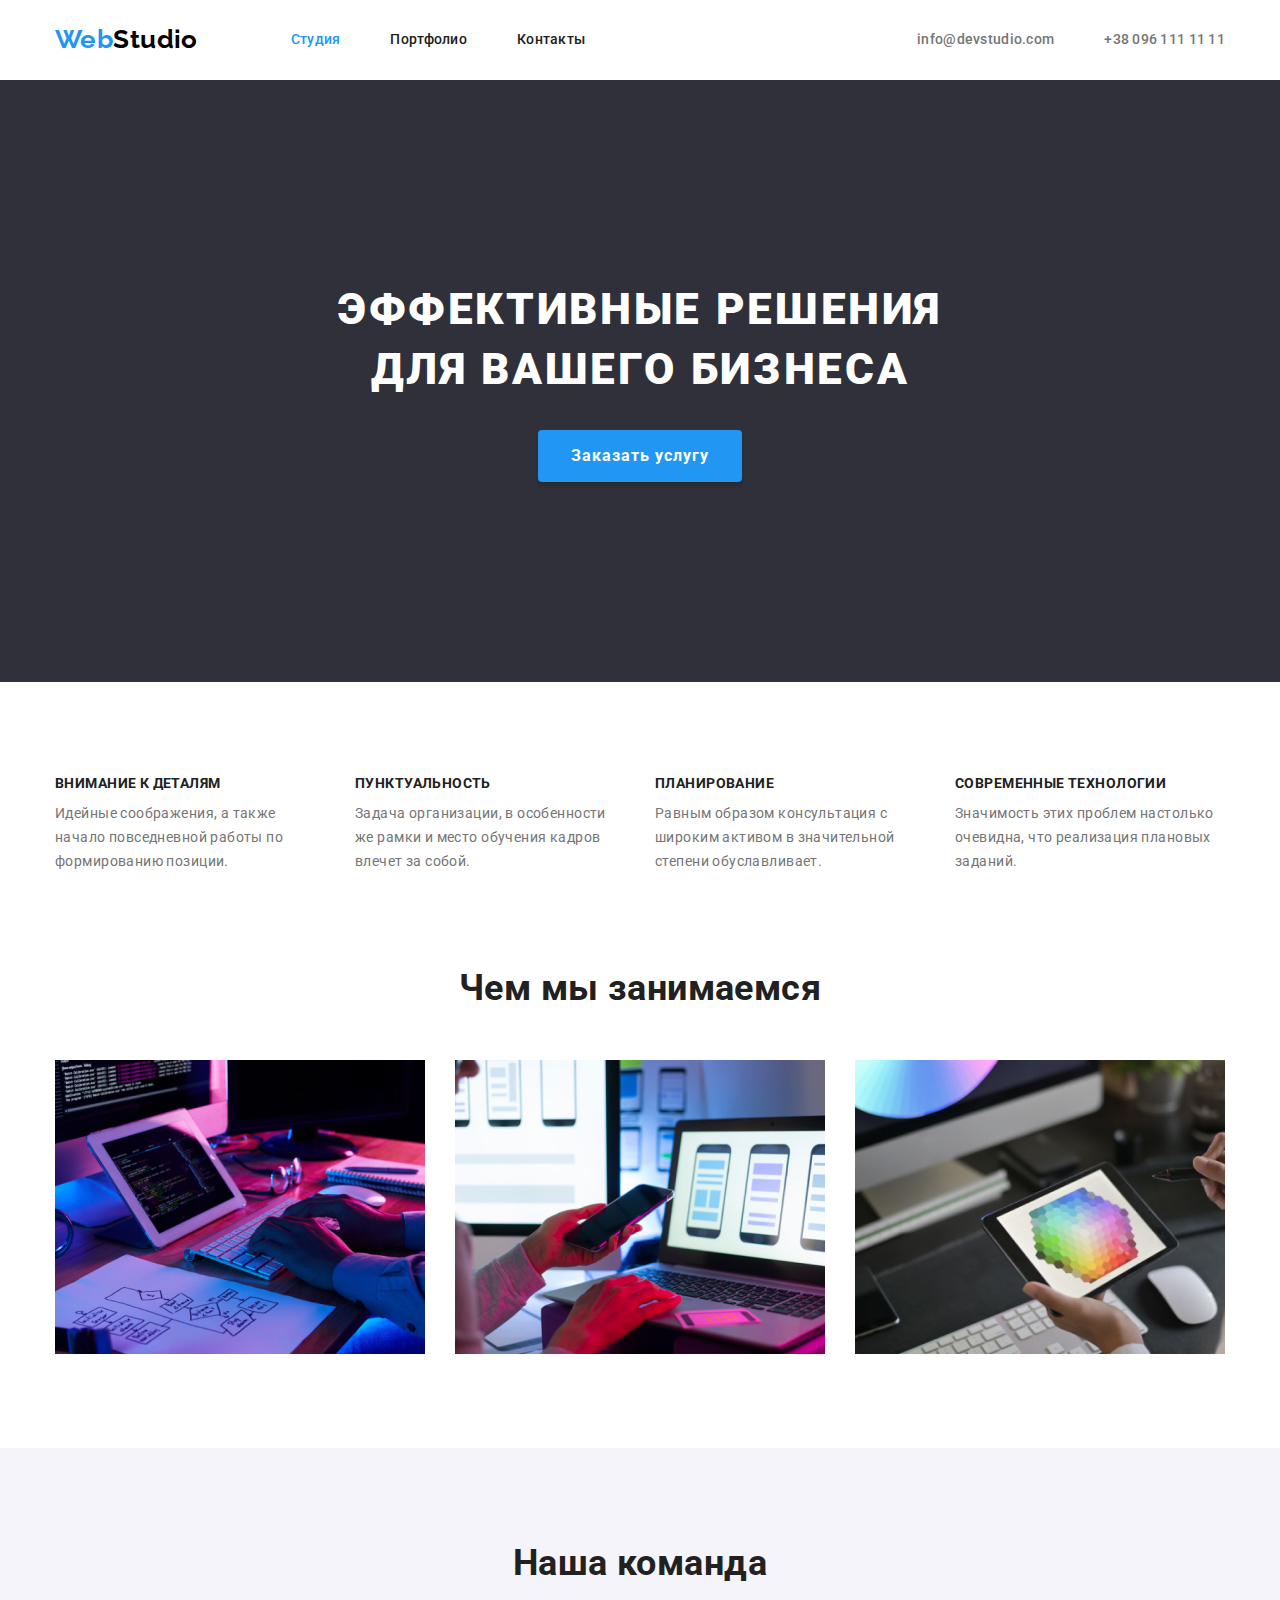
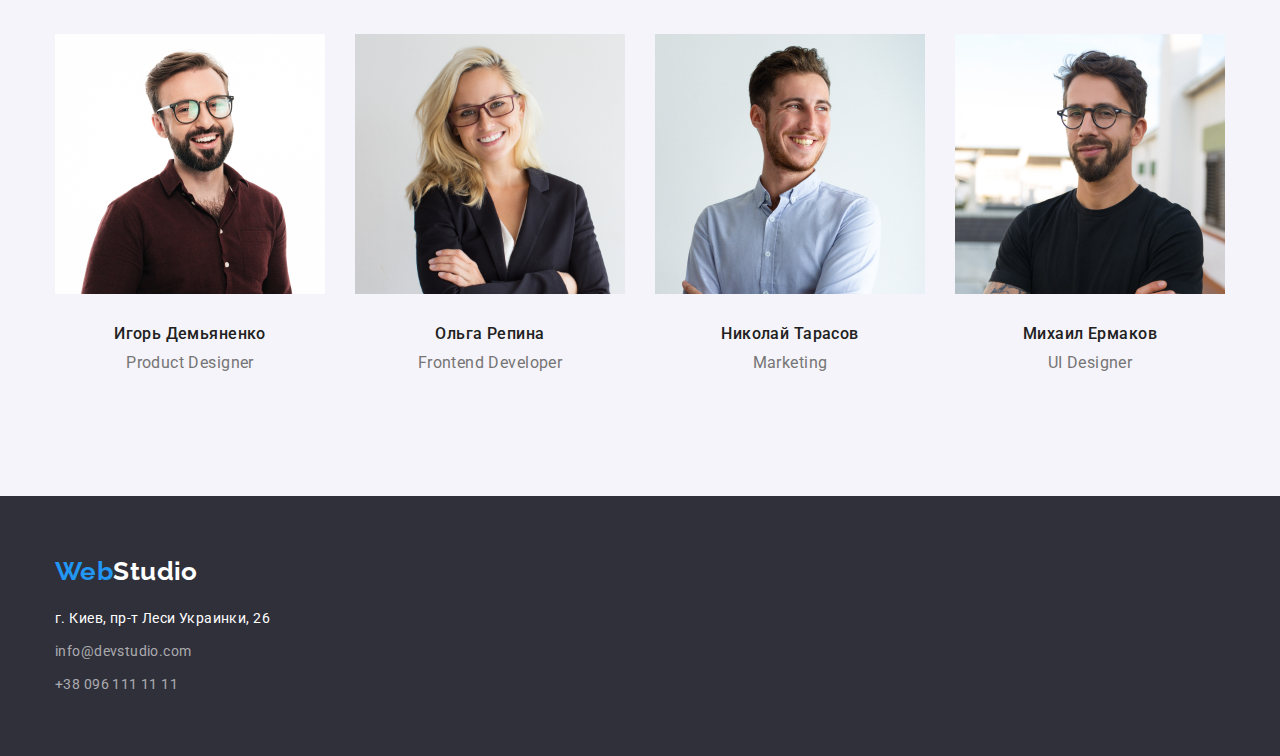
<file: index.html>
<!DOCTYPE html>
<html lang="ru">

<head>
  <meta charset="UTF-8">
  <meta name="viewport" content="width=device-width, initial-scale=1.0">
  <title>Document</title>
  <link rel="stylesheet" href="https://cdnjs.cloudflare.com/ajax/libs/modern-normalize/1.0.0/modern-normalize.min.css">
  <link rel="preconnect" href="https://fonts.gstatic.com">
  <link href="https://fonts.googleapis.com/css2?family=Raleway:wght@700&family=Roboto:wght@400;500;700;900&display=swap"
    rel="stylesheet">
  <link rel="stylesheet" href="./css/styles.css">
</head>

<body>
  <!--Верхняя линия-->
  <header class="page-header">
    <div class="container main-nav">
      <nav class="menu-nav">
        <a href="./index.html" lang="en" class="logo"> Web<span class="header-studio">Studio</span>
        </a>

        <ul class="menu-nav list">
          <li class="item"><a href="" class="link current">Студия</a></li>
          <li class="item"><a href="./portfolio.html" class="link">Портфолио</a></li>
          <li class="item"><a href="" class="link">Контакты</a></li>
        </ul>
      </nav>
      <ul class="contacts-nav list">
        <li class="item"><a href="" class="link email" lang="en">info@devstudio.com</a></li>
        <li class="item"><a href="" class="link phone">+38 096 111 11 11</a></li>
      </ul>
    </div>
  </header>

  <main>

    <!--Шапка-->
    <section class="heading">
      <div class="container">
        <div class="heading-description">
          <h1 class="heading-title">Эффективные решения для вашего бизнеса</h1>
          <button type="button" class="button primary">Заказать услугу</button>
        </div>
      </div>
    </section>

    <!--Особенности-->
    <section class="section">
      <div class="container">
        <h2 class="section-title centered visually-hidden">Особенности</h2>
        <ul class="feature-list list">
          <li class="item">
            <h3 class="title">Внимание к деталям</h3>
            <p class="feature-text">Идейные соображения, а также начало повседневной работы по формированию позиции.
            </p>
          </li>
          <li class="item">
            <h3 class="title">Пунктуальность</h3>
            <p class="feature-text">Задача организации, в особенности же рамки и место обучения кадров влечет за собой.
            </p>
          </li>
          <li class="item">
            <h3 class="title">Планирование</h3>
            <p class="feature-text">Равным образом консультация с широким активом в значительной степени обуславливает.
            </p>
          </li>
          <li class="item">
            <h3 class="title">Современные технологии</h3>
            <p class="feature-text">Значимость этих проблем настолько очевидна, что реализация плановых заданий.
            </p>
          </li>
        </ul>
      </div>
    </section>

    <!--Чем мы занимаемся-->
    <section class="section no-padding">
      <div class="container">
        <h2 class="section-title centered">Чем мы занимаемся</h2>
        <ul class="work-list list">
          <li class="item"> <img src="images/box-1.jpg" alt="Процесс программирования" width="370" /></li>
          <li class="item"> <img src="images/box-2.jpg" alt="Мобильные устройства " width="370" /></li>
          <li class="item"> <img src="images/box-3.jpg" alt="Цветовые палитры" width="370" /></li>
        </ul>
      </div>
    </section>

    <!--Наша команда-->
    <section class="section">
      <div class="container">
        <h2 class="section-title centered">Наша команда</h2>
        <ul class="team-list list">
          <li class="item"> <img src="images/teamcard-1.jpg" alt="Улыбающийся мужчина в очках с бородой " width="270">
            <div class="team-list-text">
              <h3 class="title">Игорь Демьяненко</h3>
              <p lang="en" class="text"> Product Designer</p>
            </div>
          </li>
          <li class="item"><img src="images/teamcard-2.jpg" alt="Улыбающийся женщина  в очках " width="270">
            <div class="team-list-text">
              <h3 class="title">Ольга Репина</h3>
              <p lang="en" class="text">Frontend Developer</p>
            </div>
          </li>
          <li class="item"> <img src="images/teamcard-3.jpg" alt="Улыбающийся мужчина " width="270">
            <div class="team-list-text">
              <h3 class="title">Николай Тарасов</h3>
              <p lang="en" class="text">Marketing</p>
            </div>
          </li>
          <li class="item"> <img src="images/teamcard-4.jpg" alt="Мужчина в очках с бородой " width="270">
            <div class="team-list-text">
              <h3 class="title">Михаил Ермаков</h3>
              <p lang="en" class="text">UI Designer</p>
            </div>
          </li>
        </ul>
      </div>
    </section>

  </main>

  <!--Подвал-->
  <footer class="footer">
    <div class="container">
      <a href="./index.html" lang="en" class="logo logo-footer">Web<span class="footer-studio">Studio</span> </a>

      <address class="address">г. Киев, пр-т Леси Украинки, 26</address>

      <ul class="contacts list">
        <li><a href="" class="contacts email" lang="en">info@devstudio.com </a></li>
        <li><a href="" class="contacts phone">+38 096 111 11 11</a></li>
      </ul>
    </div>

  </footer>
</body>

</html>
</file>
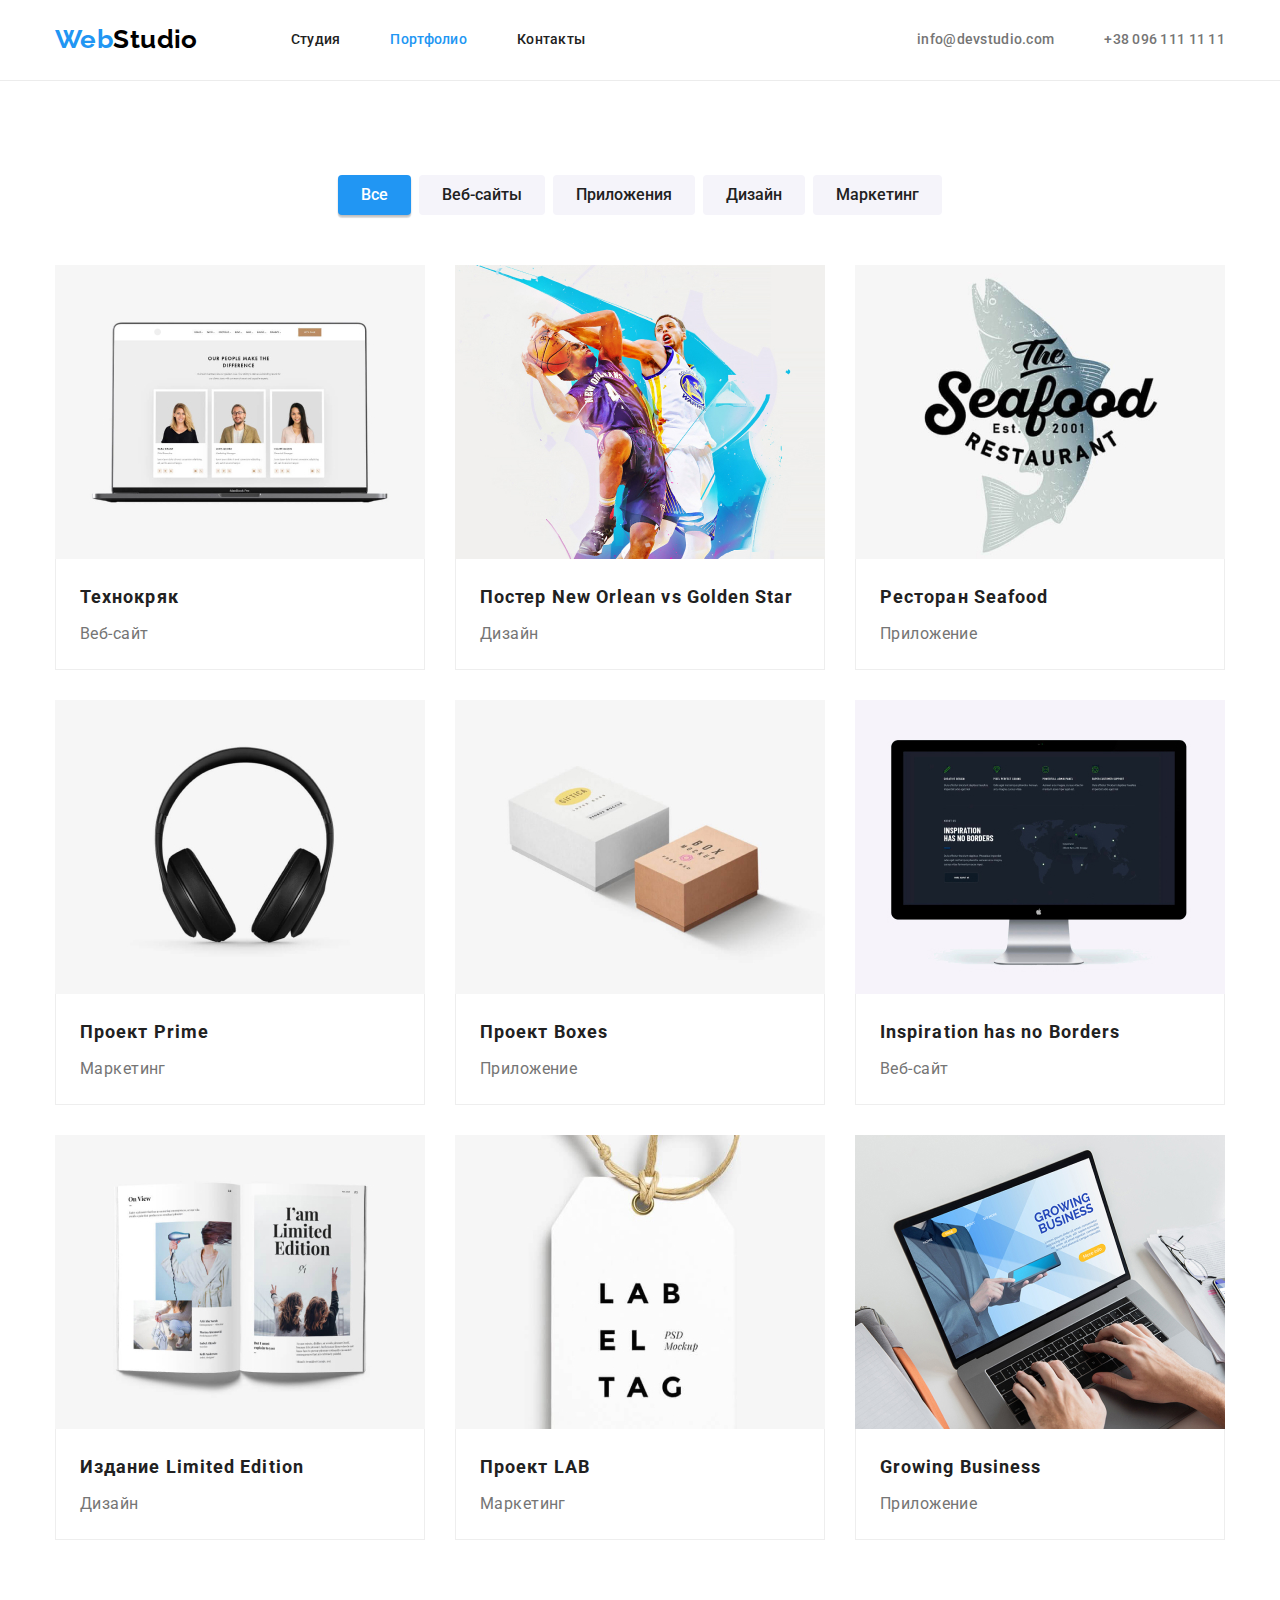
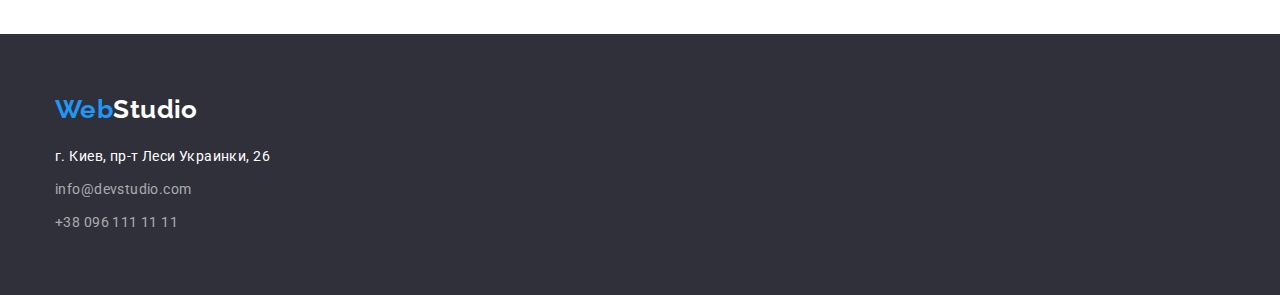
<file: portfolio.html>
<!DOCTYPE html>
<html lang="ru">

<head>
    <meta charset="UTF-8">
    <meta name="viewport" content="width=device-width, initial-scale=1.0">
    <title>Document</title>
    <link rel="stylesheet" href="https://cdnjs.cloudflare.com/ajax/libs/modern-normalize/1.0.0/modern-normalize.min.css">
    <link rel="preconnect" href="https://fonts.gstatic.com">
    <link href="https://fonts.googleapis.com/css2?family=Raleway:wght@700&family=Roboto:wght@400;500;700;900&display=swap"
        rel="stylesheet">
    <link rel="stylesheet" href="./css/styles.css">
</head>

<body>
    <!--Верхняя линия-->
    <header class="page-header portfolio">
    <div class="container main-nav">
        <nav class="menu-nav">
            <a  href="./index.html" lang="en" class="logo">Web<span class="header-studio">Studio</span>
            </a>
    
            <ul class="menu-nav list">
                <li class="item"><a href="./index.html" class="link">Студия</a></li>
                <li class="item"><a href="./portfolio.html" class="link current">Портфолио</a></li>
                <li class="item"><a href="" class="link">Контакты</a></li>
            </ul>
        </nav>
         <ul class="contacts-nav list">
            <li class="item"><a href="" class="link email" lang="en">info@devstudio.com</a></li>
            <li class="item"><a href="" class="link phone">+38 096 111 11 11</a></li>
          </ul>
    </div>
    </header>

    <main>
    
        <!--Портфолио-->
        <section class="section">
           <div class="container">
             <h1 class="visually-hidden">Список работ</h1>
        
             <!--Фильтры-->
             <ul class="filters list">
                <li class="item"><button type="button" class="button">Все</button></li>
                <li class="item"><button type="button" class="button secondary">Веб-сайты</button></li>
                <li class="item"><button type="button" class="button secondary">Приложения</button></li>
                <li class="item"><button type="button" class="button secondary">Дизайн</button></li>
                <li class="item"><button type="button" class="button secondary">Маркетинг</button></li>
             </ul>
    
         
              <!--Проекты-->
        
             <ul class="projects list">
                <li class="item"><a href="" class="links"> <img src="images/project-1.jpg" alt="" width="370">
                    <div class="projects-item-descript">
                  <h2 class="projects-title">Технокряк</h2>
                    <p class="projects-text"> Веб-сайт</p>
                    </div>
                    </a>
                </li>
                <li class="item">
                    <a href="" class="links"><img src="images/project-2.jpg" alt="" width="370">
                    <div class="projects-item-descript">
                      <h2 class="projects-title">Постер New Orlean vs Golden Star</h2>
                    <p class="projects-text">Дизайн</p>
                    </div>
                    </a>
                </li>
                <li class="item">
                    <a href="" class="links"> <img src="images/project-3.jpg" alt="" width="370">
                      <div class="projects-item-descript">
                      <h2 class="projects-title">Ресторан Seafood</h2>
                      <p class="projects-text">Приложение</p>
                      </div>
                    </a>
                </li>
                <li class="item">
                    <a href="" class="links"> <img src="images/project-4.jpg" alt="" width="370">
                      <div class="projects-item-descript">
                      <h2 class="projects-title">Проект Prime</h2>
                      <p class="projects-text">Маркетинг</p>
                      </div>
                    </a>
                </li>
                <li class="item">
                    <a href="" class="links"> <img src="images/project-5.jpg" alt="" width="370">
                      <div class="projects-item-descript">
                      <h2 class="projects-title">Проект Boxes</h2>
                      <p class="projects-text">Приложение</p>
                      </div>
                    </a> 
                </li>
                <li class="item">
                    <a href="" class="links"> <img src="images/project-6.jpg" alt="" width="370">
                    <div class="projects-item-descript">
                      <h2 lang="en" class="projects-title">Inspiration has no Borders</h2>
                      <p class="projects-text">Веб-сайт</p>
                      </div>
                    </a> 
                </li>
                <li class="item">
                    <a href="" class="links"> <img src="images/project-7.jpg" alt="" width="370">
                      <div class="projects-item-descript">
                      <h2 class="projects-title">Издание Limited Edition</h2>
                      <p class="projects-text">Дизайн</p>
                      </div>
                    </a> 
                </li>
                <li class="item">
                    <a href="" class="links"> <img src="images/project-8.jpg" alt="" width="370">
                      <div class="projects-item-descript">
                      <h2 class="projects-title">Проект LAB</h2>
                      <p class="projects-text">Маркетинг</p>
                      </div>
                    </a> 
                </li>
                <li class="item">
                    <a href="" class="links"> <img src="images/project-9.jpg" alt="" width="370">
                      <div class="projects-item-descript">
                      <h2 lang="en" class="projects-title">Growing Business</h2>
                      <p class="projects-text">Приложение</p>
                      </div>
                    </a> 
                </li>
             </ul>
           </div> 
        </section>

        </main>
        
        <!--Подвал-->
    <footer class="footer">
      <div class="container">
        <a href="./index.html" lang="en" class="logo logo-footer">Web<span class="footer-studio">Studio</span> </a>
    
        <address class="address">г. Киев, пр-т Леси Украинки, 26</address>
    
        <ul class="contacts list">
          <li><a href="" class="contacts email" lang="en">info@devstudio.com </a></li>
          <li><a href="" class="contacts phone">+38 096 111 11 11</a></li>
        </ul>
      </div>
    
    </footer>
        </body>
        
        </html>
</file>
<file: css/styles.css>
/* Common styles */

:root {
  --primary-text-color: #757575;
  --title-text-color: #212121;
  --accent-color: #2196f3;
  --primary-white-color: #ffffff;
  --secondary-text-color: rgba(255, 255, 255, 0.6);
  --secondary-background-color: #f5f4fa;
  --tertiary-background-color: #2f303a;
  --tertiary-text-color: #000000;
  --box-shadow-button-primary: 0px 4px 4px rgba(0, 0, 0, 0.15);
  --box-shadow-button: 0px 3px 1px rgba(0, 0, 0, 0.1),
    0px 1px 2px rgba(0, 0, 0, 0.08), 0px 2px 2px rgba(0, 0, 0, 0.12);
  --page-header-portfolio-border: 1px solid #ececec;
}

body {
  background-color: var(--primary-white-color);
  color: var(--primary-text-color);

  font-family: Roboto, sans-serif;
  font-weight: 400;
  letter-spacing: 0.03em;
  font-size: 14px;
  line-height: 1.71;
}

/* Utilites */
.list {
  padding: 0;
  margin: 0;
  list-style: none;
}

p,
h1,
h2,
h3 {
  margin: 0;
}

img {
  display: block;
}

.visually-hidden {
  position: absolute !important;
  clip: rect(1px 1px 1px 1px); /* IE6, IE7 */
  clip: rect(1px, 1px, 1px, 1px);
  padding: 0 !important;
  border: 0 !important;
  height: 1px !important;
  width: 1px !important;
  overflow: hidden;
}

/* Page header */

.page-header {
  background-color: var(--primary-white-color);
}

/* Main nav */

.main-nav {
  display: flex;
  align-items: center;
}

/* Container */
.container {
  margin-left: auto;
  margin-right: auto;
  padding-left: 15px;
  padding-right: 15px;
  width: 1200px;
}

/* Logo */

.header-studio {
  color: var(--tertiary-text-color);
}

.logo {
  display: flex;
  margin-right: 93px;
  padding-top: 24px;
  padding-bottom: 25px;

  color: var(--accent-color);

  font-family: Raleway, sans-serif;
  font-weight: 700;
  font-size: 26px;
  line-height: 1.19;
  text-decoration: none;
}

/* Menu nav */

.menu-nav > .item:not(:last-child) {
  margin-right: 50px;
}

.menu-nav {
  display: flex;
  align-items: center;
}

.menu-nav .link {
  display: block;
  padding-top: 32px;
  padding-bottom: 32px;

  color: var(--title-text-color);
}

.menu-nav .link:hover,
.menu-nav .link:focus {
  color: var(--accent-color);
}

.menu-nav .link.current {
  color: var(--accent-color);
}

.menu-nav .link,
.contacts-nav .link {
  font-style: medium;
  font-weight: 500;
  line-height: 1.14;
  letter-spacing: 0.02em;
  text-decoration: none;
}

/* Contacts nav */

.contacts-nav {
  display: flex;
  margin-left: auto;
}

.contacts-nav .link {
  display: block;
  padding-top: 32px;
  padding-bottom: 32px;

  color: var(--primary-text-color);
}

.contacts-nav .item + .item {
  margin-left: 50px;
}

.contacts-nav .link:hover,
.contacts-nav .link:focus {
  color: var(--accent-color);
}

/* Footer */

.footer {
  padding-top: 60px;
  padding-bottom: 60px;
  background-color: var(--tertiary-background-color);
}

.logo.logo-footer {
  padding-top: 0;
  padding-bottom: 0;
  margin-bottom: 20px;
  margin-right: 0;
}

.footer-studio {
  color: var(--primary-white-color);
}

.address {
  margin-bottom: 9px;
  color: var(--primary-white-color);
  font-style: normal;
}

.contacts li:not(:last-child) {
  margin-bottom: 9px;
}

.contacts {
  color: var(--secondary-text-color);
  text-decoration: none;
}

.contacts:hover,
.contacts:focus {
  color: var(--accent-color);
}

/* Button */

.button {
  border-radius: 4px;
  padding: 6px 22px;

  color: var(--primary-white-color);
  background-color: var(--accent-color);
  border: 1px solid transparent;
  box-shadow: var(--box-shadow-button);

  font-family: inherit;
  font-weight: 500;
  font-size: 16px;
  line-height: 1.62;
  text-align: center;
}

.button.primary {
  padding: 10px 32px;
  box-shadow: var(--box-shadow-button-primary);
  color: var(--primary-white-color);
  background-color: var(--accent-color);

  font-weight: 700;
  line-height: 1.88;
  letter-spacing: 0.06em;
}

.button.secondary {
  color: var(--title-text-color);
  background-color: var(--secondary-background-color);
  box-shadow: none;
}

.button:hover,
.button:focus {
  color: var(--primary-white-color);
  background-color: var(--accent-color);
  box-shadow: var(--box-shadow-button);
}

/* Styles for index.html */

/* Heading */

.heading {
  text-align: center;
  background-color: var(--tertiary-background-color);
  padding-top: 200px;
  padding-bottom: 200px;
}

.heading-title {
  margin-bottom: 30px;

  color: var(--primary-white-color);

  font-weight: 900;
  font-size: 44px;
  line-height: 1.36;
  text-align: center;
  letter-spacing: 0.06em;
  text-transform: uppercase;
}

.heading-description {
  margin: 0 auto;
  width: 696px;
}

/* Section */
.section {
  padding-top: 94px;
  padding-bottom: 94px;
}

.section:nth-child(4) {
  background-color: var(--secondary-background-color);
}
.section.no-padding {
  padding-top: 0;
  padding-bottom: 94px;
}

.section-title.centered {
  text-align: center;
}

.section-title {
  margin-top: 0;
  margin-bottom: 50px;

  color: var(--title-text-color);

  font-weight: 700;
  font-size: 36px;
  line-height: 1.17;
}

/* Features */

.feature-list {
  display: flex;
  justify-content: space-between;
}

.feature-list .item {
  width: 270px;
}

/* .feature-list.item:not(:last-child) { 
margin-right: 30px;
 }  */

.feature-list .title {
  margin-bottom: 10px;

  color: var(--title-text-color);
  text-transform: uppercase;
  font-weight: 700;
  font-size: 14px;
  line-height: 1.14;
}

/* What we do */

.work-list {
  display: flex;
}

.work-list > .item:not(:last-child) {
  margin-right: 30px;
}

/* Our team */

.team-list {
  display: flex;
  text-align: center;
}

.team-list > .item:not(:last-child) {
  margin-right: 30px;
}

.team-list .title {
  margin-top: 0;
  margin-bottom: 10px;
  color: var(--title-text-color);

  font-weight: 500;
  font-size: 16px;
  line-height: 1.19;
}

.team-list-text {
  padding: 30px 10px;
}

.team-list .text {
  font-size: 16px;
  line-height: 1.19;
}

/* Styles for portfolio.html */

.page-header.portfolio {
  border-bottom: var(--page-header-portfolio-border);
}

.projects {
  display: flex;
  flex-wrap: wrap;
  margin: -15px;
}

.projects > .item {
  width: 370px;
  margin: 15px;
}

.projects-item-descript {
  padding: 20px 24px;
  border: 1px solid #eee;
  border-top: none;
}

.projects-title {
  margin-bottom: 4px;

  color: var(--title-text-color);

  font-weight: 700;
  font-size: 18px;
  line-height: 2;
  letter-spacing: 0.06em;
}

.projects-text {
  color: var(--primary-text-color);

  font-size: 16px;
  line-height: 1.88;
}

.links {
  text-decoration: none;
}

.filters {
  display: flex;
  justify-content: center;
  margin-bottom: 50px;
}

.filters > .item:not(:last-child) {
  margin-right: 8px;
}
</file>
